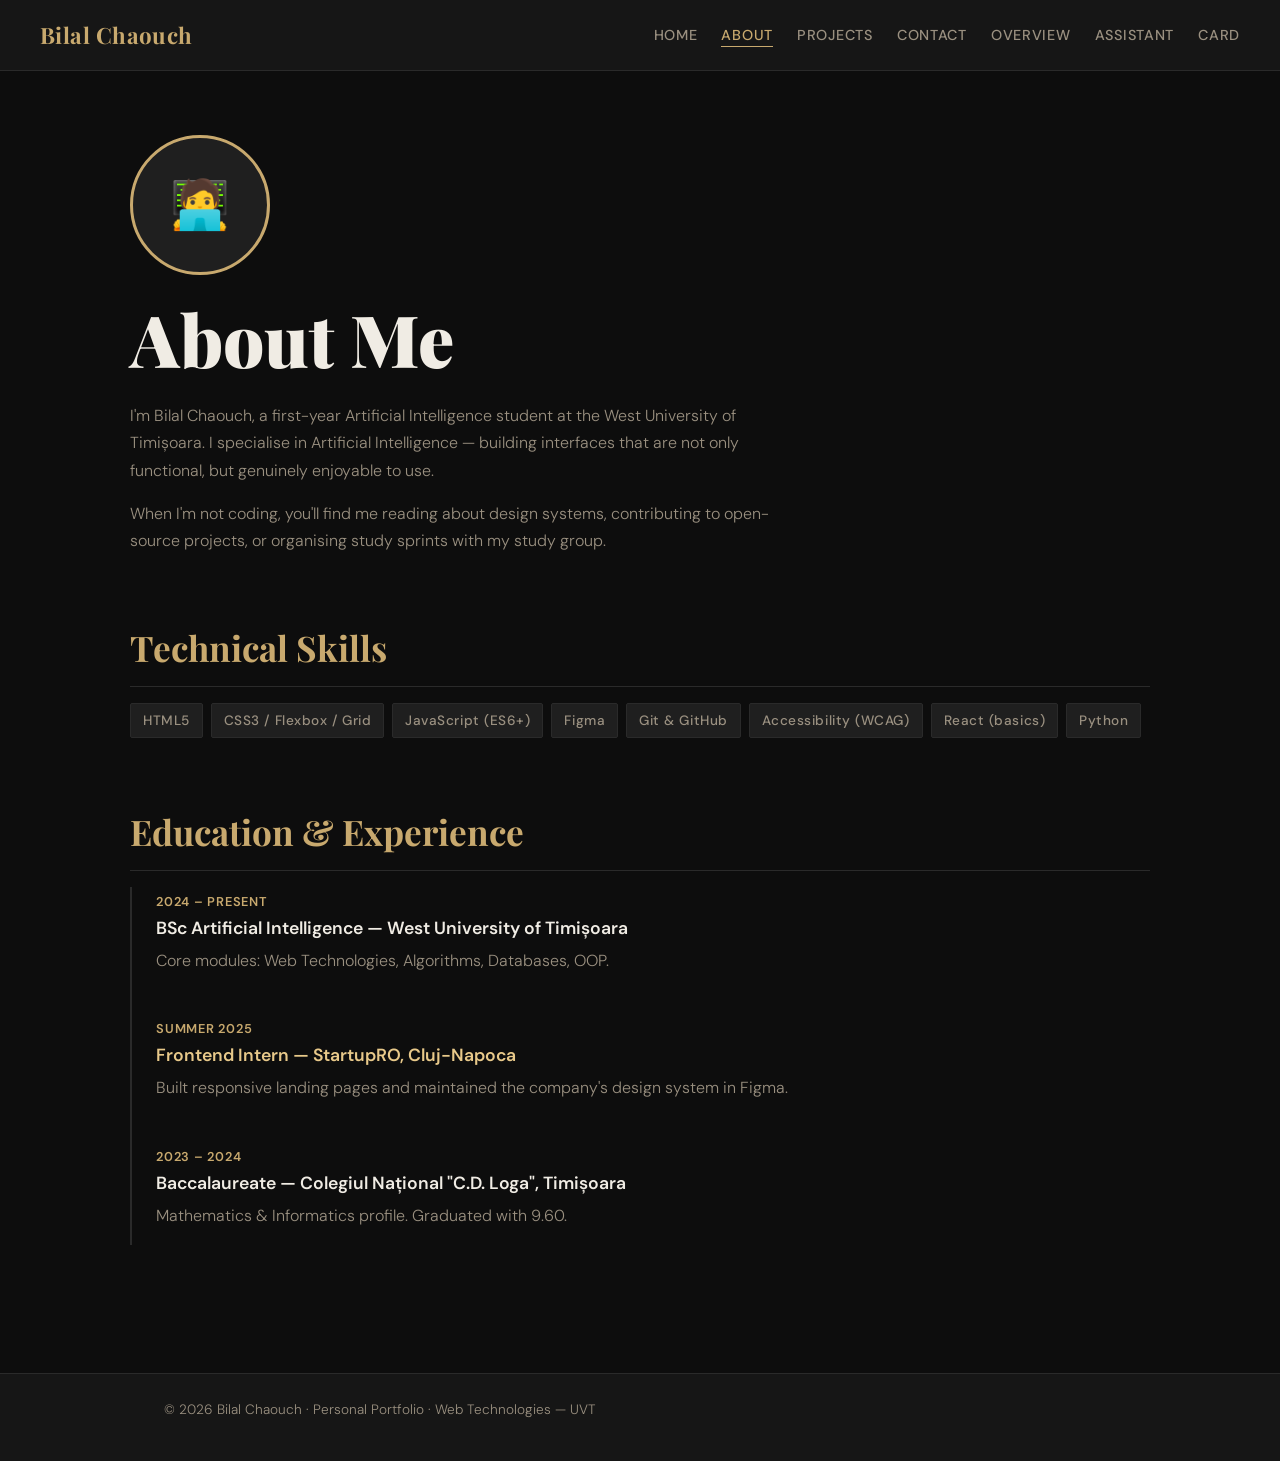
<file: about.html>
<!doctype html>
<html lang="en">
<head>
  <meta charset="UTF-8" />
  <meta name="viewport" content="width=device-width, initial-scale=1.0" />
  <title>About — Bilal Chaouch</title>
  <link rel="stylesheet" href="styles.css" />
  <!-- Internal CSS (HW2 requirement: demonstrate internal CSS placement) -->
  <style>
    .about-photo-placeholder {
      width: 140px;
      height: 140px;
      border-radius: 50%;
      background: var(--color-surface-2);
      border: 3px solid var(--color-accent);
      display: flex;
      align-items: center;
      justify-content: center;
      font-size: 3rem;
      margin-bottom: 1.5rem;
    }
    .skills-list {
      display: flex;
      flex-wrap: wrap;
      gap: 0.5rem;
      list-style: none;
      margin-top: 0.75rem;
    }
    .skills-list li {
      background: var(--color-surface-2);
      border: 1px solid var(--color-border);
      color: var(--color-text-muted);
      font-size: 0.85rem;
      padding: 0.3rem 0.75rem;
      border-radius: 2px;
      font-weight: 500;
      letter-spacing: 0.04em;
    }
    .timeline {
      border-left: 2px solid var(--color-border);
      padding-left: 1.5rem;
      margin-top: 1rem;
      display: flex;
      flex-direction: column;
      gap: 1.5rem;
    }
    .timeline-item h3 {
      margin-bottom: 0.2rem;
    }
    .timeline-item .year {
      font-size: 0.8rem;
      color: var(--color-accent);
      font-weight: 600;
      text-transform: uppercase;
      letter-spacing: 0.06em;
    }
  </style>
</head>
<body>

  <a href="#main-content" class="skip-link">Skip to main content</a>

  <header>
    <a href="index.html" class="site-title">Bilal Chaouch</a>
    <nav aria-label="Main navigation">
      <ul>
        <li><a href="index.html">Home</a></li>
        <li><a href="about.html" aria-current="page">About</a></li>
        <li><a href="data.html">Projects</a></li>
        <li><a href="contact.html">Contact</a></li>
        <li><a href="overview.html">Overview</a></li>
        <li><a href="chatbot.html">Assistant</a></li>
        <li><a href="card.html">Card</a></li>
      </ul>
    </nav>
  </header>

  <main id="main-content">

    <section aria-labelledby="about-heading">
      <div class="about-photo-placeholder" aria-hidden="true">🧑‍💻</div>
      <h1 id="about-heading">About Me</h1>
      <p>I'm Bilal Chaouch, a first-year Artificial Intelligence student at the West University of Timișoara. I specialise in Artificial Intelligence — building interfaces that are not only functional, but genuinely enjoyable to use.</p>
      <p>When I'm not coding, you'll find me reading about design systems, contributing to open-source projects, or organising study sprints with my study group.</p>
    </section>

    <section aria-labelledby="skills-heading">
      <h2 id="skills-heading">Technical Skills</h2>
      <ul class="skills-list">
        <li>HTML5</li>
        <li>CSS3 / Flexbox / Grid</li>
        <li>JavaScript (ES6+)</li>
        <li>Figma</li>
        <li>Git &amp; GitHub</li>
        <li>Accessibility (WCAG)</li>
        <li>React (basics)</li>
        <li>Python</li>
      </ul>
    </section>

    <section aria-labelledby="edu-heading">
      <h2 id="edu-heading">Education &amp; Experience</h2>
      <div class="timeline">
        <div class="timeline-item">
          <span class="year">2024 – Present</span>
          <h3>BSc Artificial Intelligence — West University of Timișoara</h3>
          <p>Core modules: Web Technologies, Algorithms, Databases, OOP.</p>
        </div>
        <div class="timeline-item">
          <span class="year">Summer 2025</span>
          <!-- Inline CSS demo (HW2 requirement) -->
          <h3 style="color: var(--color-accent-light);">Frontend Intern — StartupRO, Cluj-Napoca</h3>
          <p>Built responsive landing pages and maintained the company's design system in Figma.</p>
        </div>
        <div class="timeline-item">
          <span class="year">2023 – 2024</span>
          <h3>Baccalaureate — Colegiul Național "C.D. Loga", Timișoara</h3>
          <p>Mathematics &amp; Informatics profile. Graduated with 9.60.</p>
        </div>
      </div>
    </section>

  </main>

  <footer>
    <p>© 2026 Bilal Chaouch · Personal Portfolio · Web Technologies — UVT</p>
  </footer>

</body>
</html>
</file>
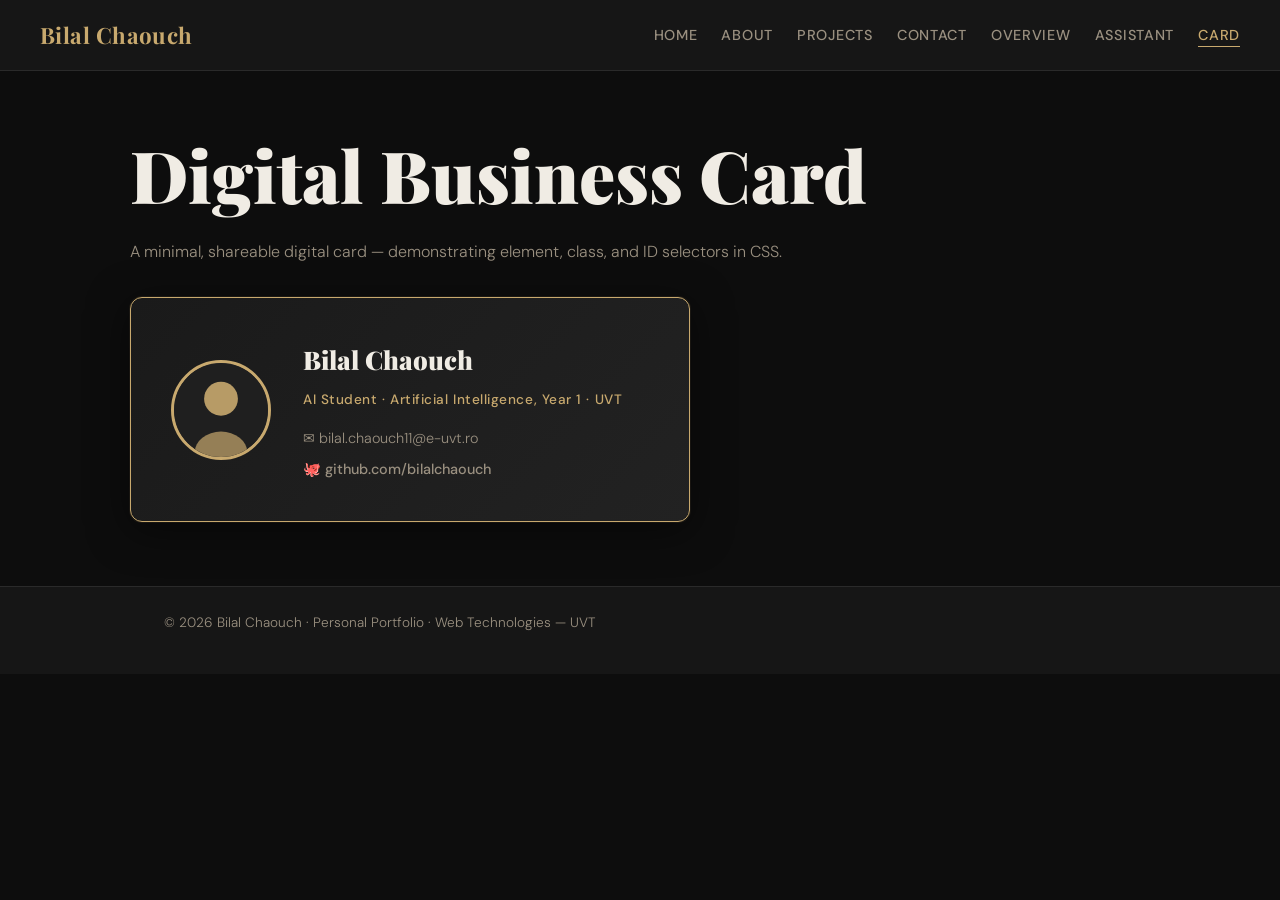
<file: card.html>
<!doctype html>
<html lang="en">
<head>
  <meta charset="UTF-8" />
  <meta name="viewport" content="width=device-width, initial-scale=1.0" />
  <title>Business Card — Bilal Chaouch</title>
  <link rel="stylesheet" href="styles.css" />
  <link rel="stylesheet" href="card.css" />
</head>
<body>

  <a href="#main-content" class="skip-link">Skip to main content</a>

  <header>
    <a href="index.html" class="site-title">Bilal Chaouch</a>
    <nav aria-label="Main navigation">
      <ul>
        <li><a href="index.html">Home</a></li>
        <li><a href="about.html">About</a></li>
        <li><a href="data.html">Projects</a></li>
        <li><a href="contact.html">Contact</a></li>
        <li><a href="overview.html">Overview</a></li>
        <li><a href="chatbot.html">Assistant</a></li>
        <li><a href="card.html" aria-current="page">Card</a></li>
      </ul>
    </nav>
  </header>

  <main id="main-content">
    <h1>Digital Business Card</h1>
    <p>A minimal, shareable digital card — demonstrating element, class, and ID selectors in CSS.</p>

    <!-- ID selector: #business-card -->
    <div id="business-card">
      <!-- Element selector: img -->
      <img src="assets/avatar.svg" alt="Bilal Chaouch avatar illustration" class="card-avatar" />
      <!-- Class selector: .card-info -->
      <div class="card-info">
        <h2 class="card-name">Bilal Chaouch</h2>
        <p class="card-spec">AI Student · Artificial Intelligence, Year 1 · UVT</p>
        <div class="card-links">
          <a href="mailto:bilal.chaouch11@e-uvt.ro" class="card-link email-link">✉ bilal.chaouch11@e-uvt.ro</a>
          <a href="https://github.com/bilalchaouch" target="_blank" rel="noopener" class="card-link github-link">🐙 github.com/bilalchaouch</a>
        </div>
      </div>
    </div>
  </main>

  <footer>
    <p>© 2026 Bilal Chaouch · Personal Portfolio · Web Technologies — UVT</p>
  </footer>

</body>
</html>
</file>
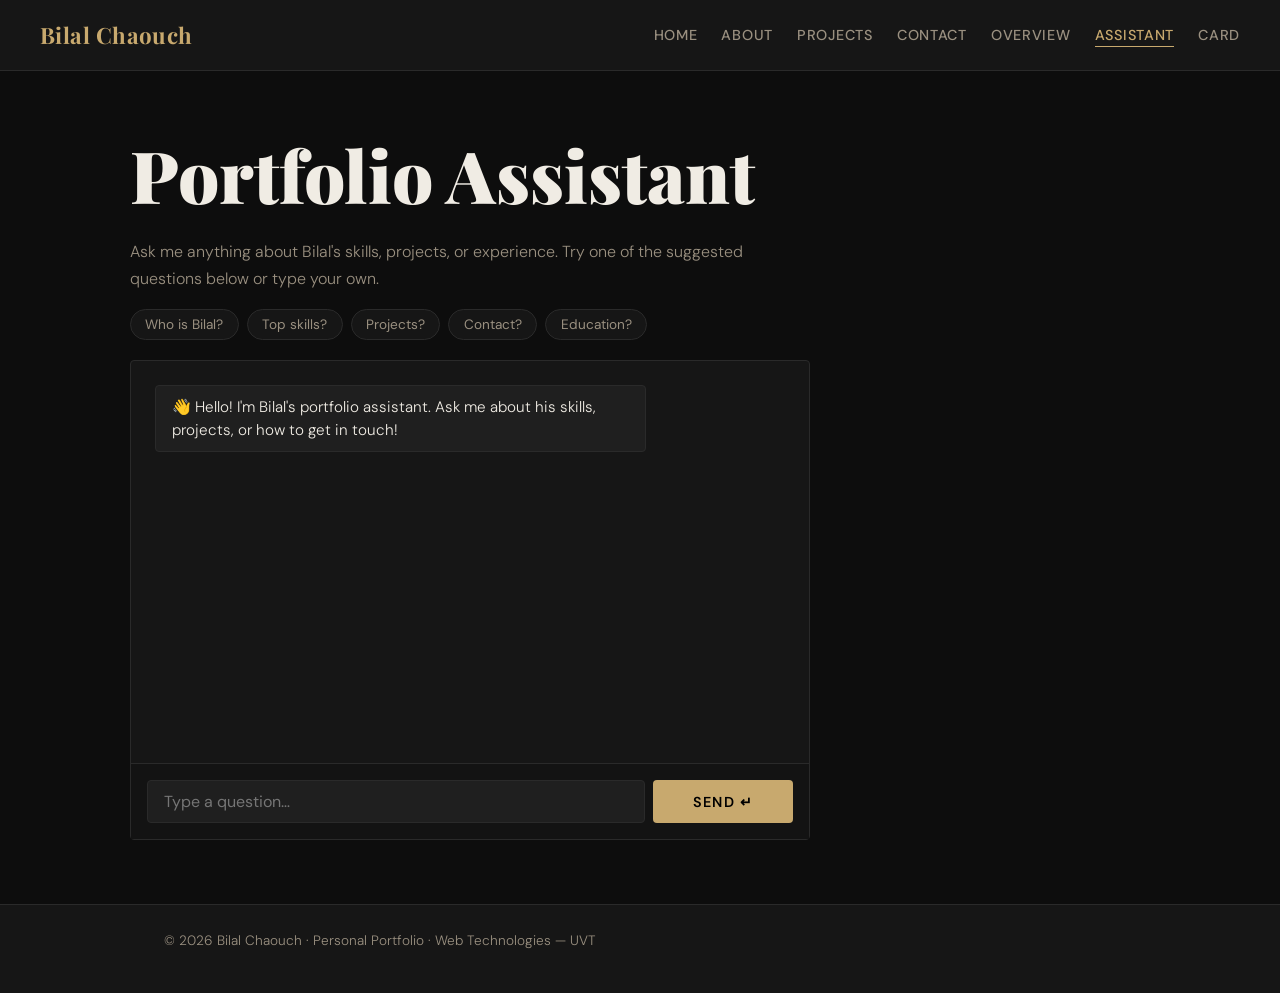
<file: chatbot.html>
<!doctype html>
<html lang="en">
<head>
  <meta charset="UTF-8" />
  <meta name="viewport" content="width=device-width, initial-scale=1.0" />
  <title>Portfolio Assistant — Bilal Chaouch</title>
  <link rel="stylesheet" href="styles.css" />
  <link rel="stylesheet" href="chatbot.css" />
</head>
<body>

  <a href="#main-content" class="skip-link">Skip to main content</a>

  <header>
    <a href="index.html" class="site-title">Bilal Chaouch</a>
    <nav aria-label="Main navigation">
      <ul>
        <li><a href="index.html">Home</a></li>
        <li><a href="about.html">About</a></li>
        <li><a href="data.html">Projects</a></li>
        <li><a href="contact.html">Contact</a></li>
        <li><a href="overview.html">Overview</a></li>
        <li><a href="chatbot.html" aria-current="page">Assistant</a></li>
        <li><a href="card.html">Card</a></li>
      </ul>
    </nav>
  </header>

  <main id="main-content">
    <h1>Portfolio Assistant</h1>
    <p>Ask me anything about Bilal's skills, projects, or experience. Try one of the suggested questions below or type your own.</p>

    <div class="suggestions" aria-label="Suggested questions">
      <button class="suggestion-btn" type="button" data-q="Who is Bilal?">Who is Bilal?</button>
      <button class="suggestion-btn" type="button" data-q="What are your top skills?">Top skills?</button>
      <button class="suggestion-btn" type="button" data-q="Tell me about your projects">Projects?</button>
      <button class="suggestion-btn" type="button" data-q="How can I contact Bilal?">Contact?</button>
      <button class="suggestion-btn" type="button" data-q="What is your education?">Education?</button>
    </div>

    <div class="chat-container" role="log" aria-live="polite" aria-label="Chat conversation">
      <div class="chat-log" id="chat-log">
        <div class="chat-msg bot">
          👋 Hello! I'm Bilal's portfolio assistant. Ask me about his skills, projects, or how to get in touch!
        </div>
      </div>
      <form class="chat-form" id="chat-form" novalidate>
        <label for="chat-input" class="sr-only">Your message</label>
        <input
          type="text"
          id="chat-input"
          name="chat-input"
          placeholder="Type a question…"
          autocomplete="off"
          required
        />
        <button type="submit" class="btn" style="white-space:nowrap;">Send ↵</button>
      </form>
    </div>
  </main>

  <footer>
    <p>© 2026 Bilal Chaouch · Personal Portfolio · Web Technologies — UVT</p>
  </footer>

  <script src="chatbot.js"></script>
</body>
</html>
</file>
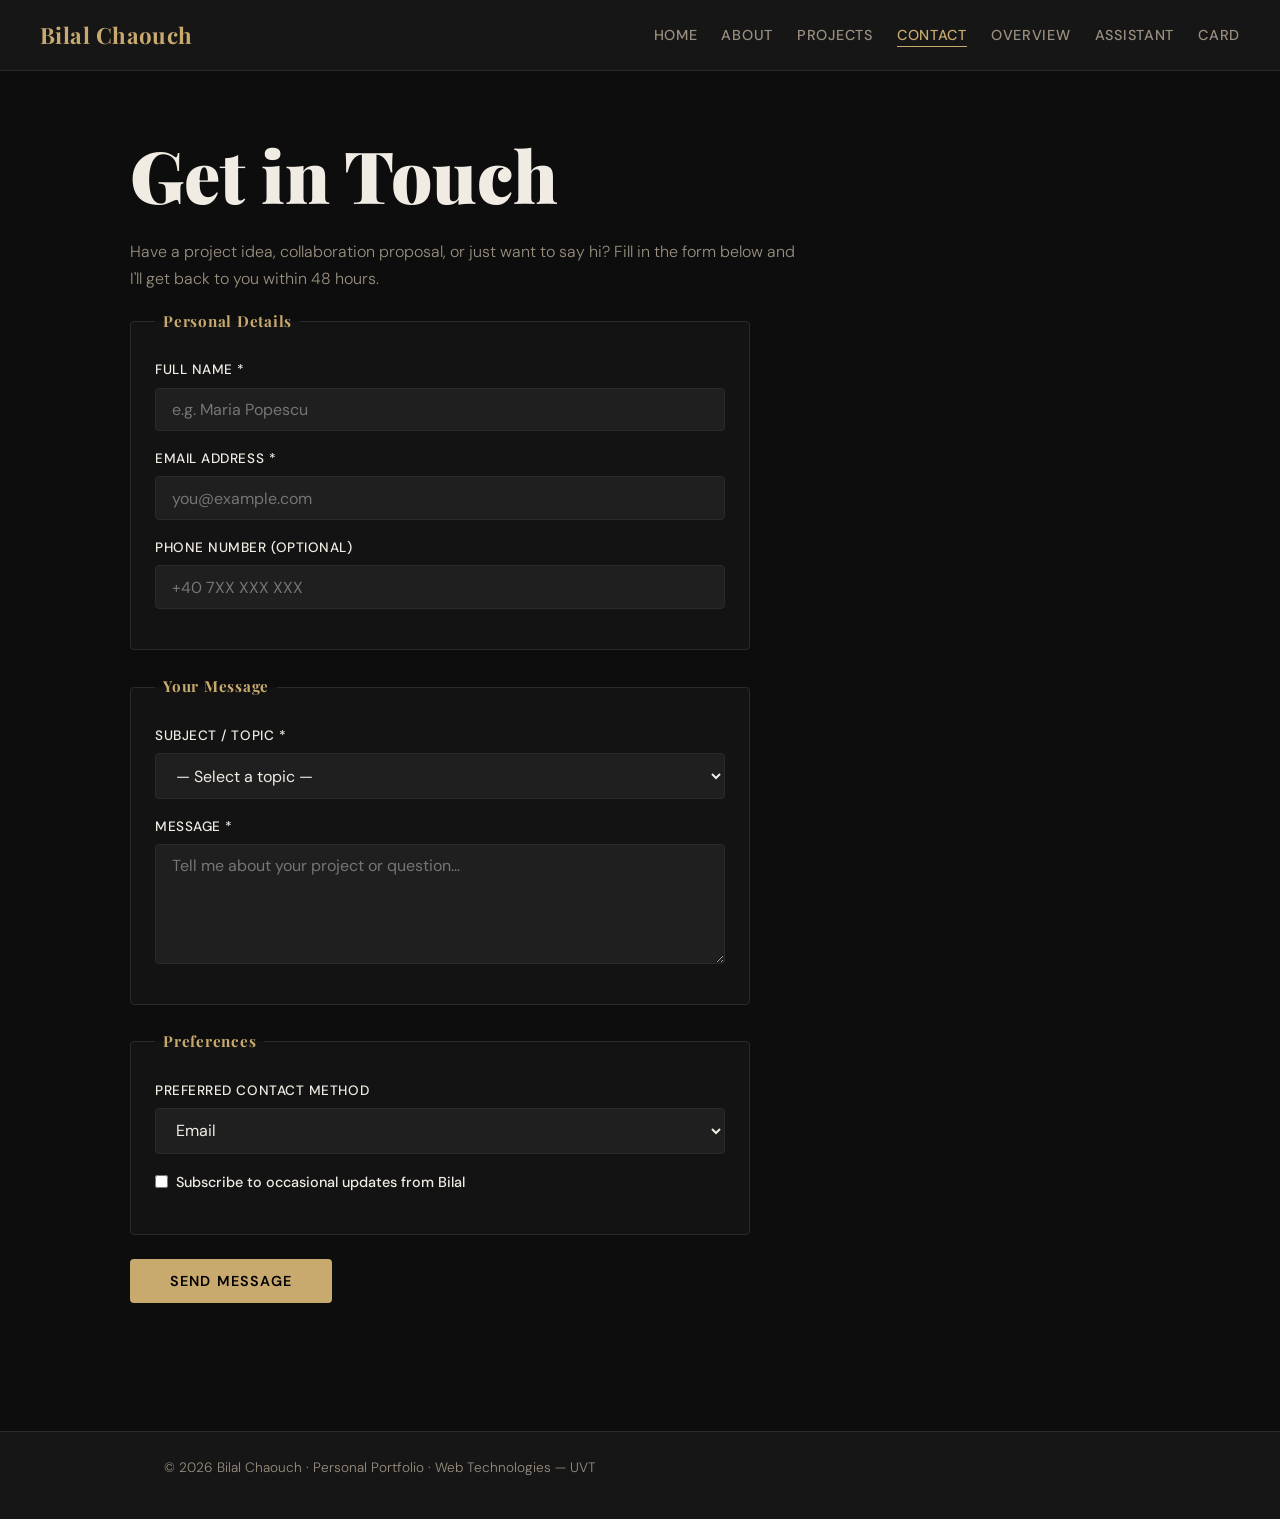
<file: contact.html>
<!doctype html>
<html lang="en">
<head>
  <meta charset="UTF-8" />
  <meta name="viewport" content="width=device-width, initial-scale=1.0" />
  <title>Contact — Bilal Chaouch</title>
  <link rel="stylesheet" href="styles.css" />
</head>
<body>

  <a href="#main-content" class="skip-link">Skip to main content</a>

  <header>
    <a href="index.html" class="site-title">Bilal Chaouch</a>
    <nav aria-label="Main navigation">
      <ul>
        <li><a href="index.html">Home</a></li>
        <li><a href="about.html">About</a></li>
        <li><a href="data.html">Projects</a></li>
        <li><a href="contact.html" aria-current="page">Contact</a></li>
        <li><a href="overview.html">Overview</a></li>
        <li><a href="chatbot.html">Assistant</a></li>
        <li><a href="card.html">Card</a></li>
      </ul>
    </nav>
  </header>

  <main id="main-content">

    <section aria-labelledby="contact-heading">
      <h1 id="contact-heading">Get in Touch</h1>
      <p>Have a project idea, collaboration proposal, or just want to say hi? Fill in the form below and I'll get back to you within 48 hours.</p>

      <div class="form-wrapper">
        <form action="#" method="post" novalidate>

          <fieldset>
            <legend>Personal Details</legend>

            <div class="form-group">
              <label for="name">Full Name <span aria-hidden="true">*</span></label>
              <input
                type="text"
                id="name"
                name="name"
                placeholder="e.g. Maria Popescu"
                required
                autocomplete="name"
              />
            </div>

            <div class="form-group">
              <label for="email">Email Address <span aria-hidden="true">*</span></label>
              <input
                type="email"
                id="email"
                name="email"
                placeholder="you@example.com"
                required
                autocomplete="email"
              />
            </div>

            <div class="form-group">
              <label for="phone">Phone Number (optional)</label>
              <input
                type="tel"
                id="phone"
                name="phone"
                placeholder="+40 7XX XXX XXX"
                autocomplete="tel"
              />
            </div>
          </fieldset>

          <fieldset>
            <legend>Your Message</legend>

            <div class="form-group">
              <label for="subject">Subject / Topic <span aria-hidden="true">*</span></label>
              <select id="subject" name="subject" required>
                <option value="" disabled selected>— Select a topic —</option>
                <option value="freelance">Freelance Project</option>
                <option value="collaboration">Collaboration</option>
                <option value="internship">Internship Opportunity</option>
                <option value="feedback">Feedback on Portfolio</option>
                <option value="other">Other</option>
              </select>
            </div>

            <div class="form-group">
              <label for="message">Message <span aria-hidden="true">*</span></label>
              <textarea
                id="message"
                name="message"
                placeholder="Tell me about your project or question…"
                required
                minlength="20"
              ></textarea>
            </div>
          </fieldset>

          <fieldset>
            <legend>Preferences</legend>
            <div class="form-group">
              <label for="contact-pref">Preferred Contact Method</label>
              <select id="contact-pref" name="contact-pref">
                <option value="email">Email</option>
                <option value="phone">Phone</option>
                <option value="either">Either is fine</option>
              </select>
            </div>
            <div class="form-group" style="flex-direction:row; align-items:center; gap:0.5rem;">
              <input type="checkbox" id="newsletter" name="newsletter" />
              <label for="newsletter" style="text-transform:none; font-size:0.9rem; letter-spacing:0;">Subscribe to occasional updates from Bilal</label>
            </div>
          </fieldset>

          <button type="submit">Send Message</button>

        </form>
      </div>
    </section>

  </main>

  <footer>
    <p>© 2026 Bilal Chaouch · Personal Portfolio · Web Technologies — UVT</p>
  </footer>

</body>
</html>
</file>
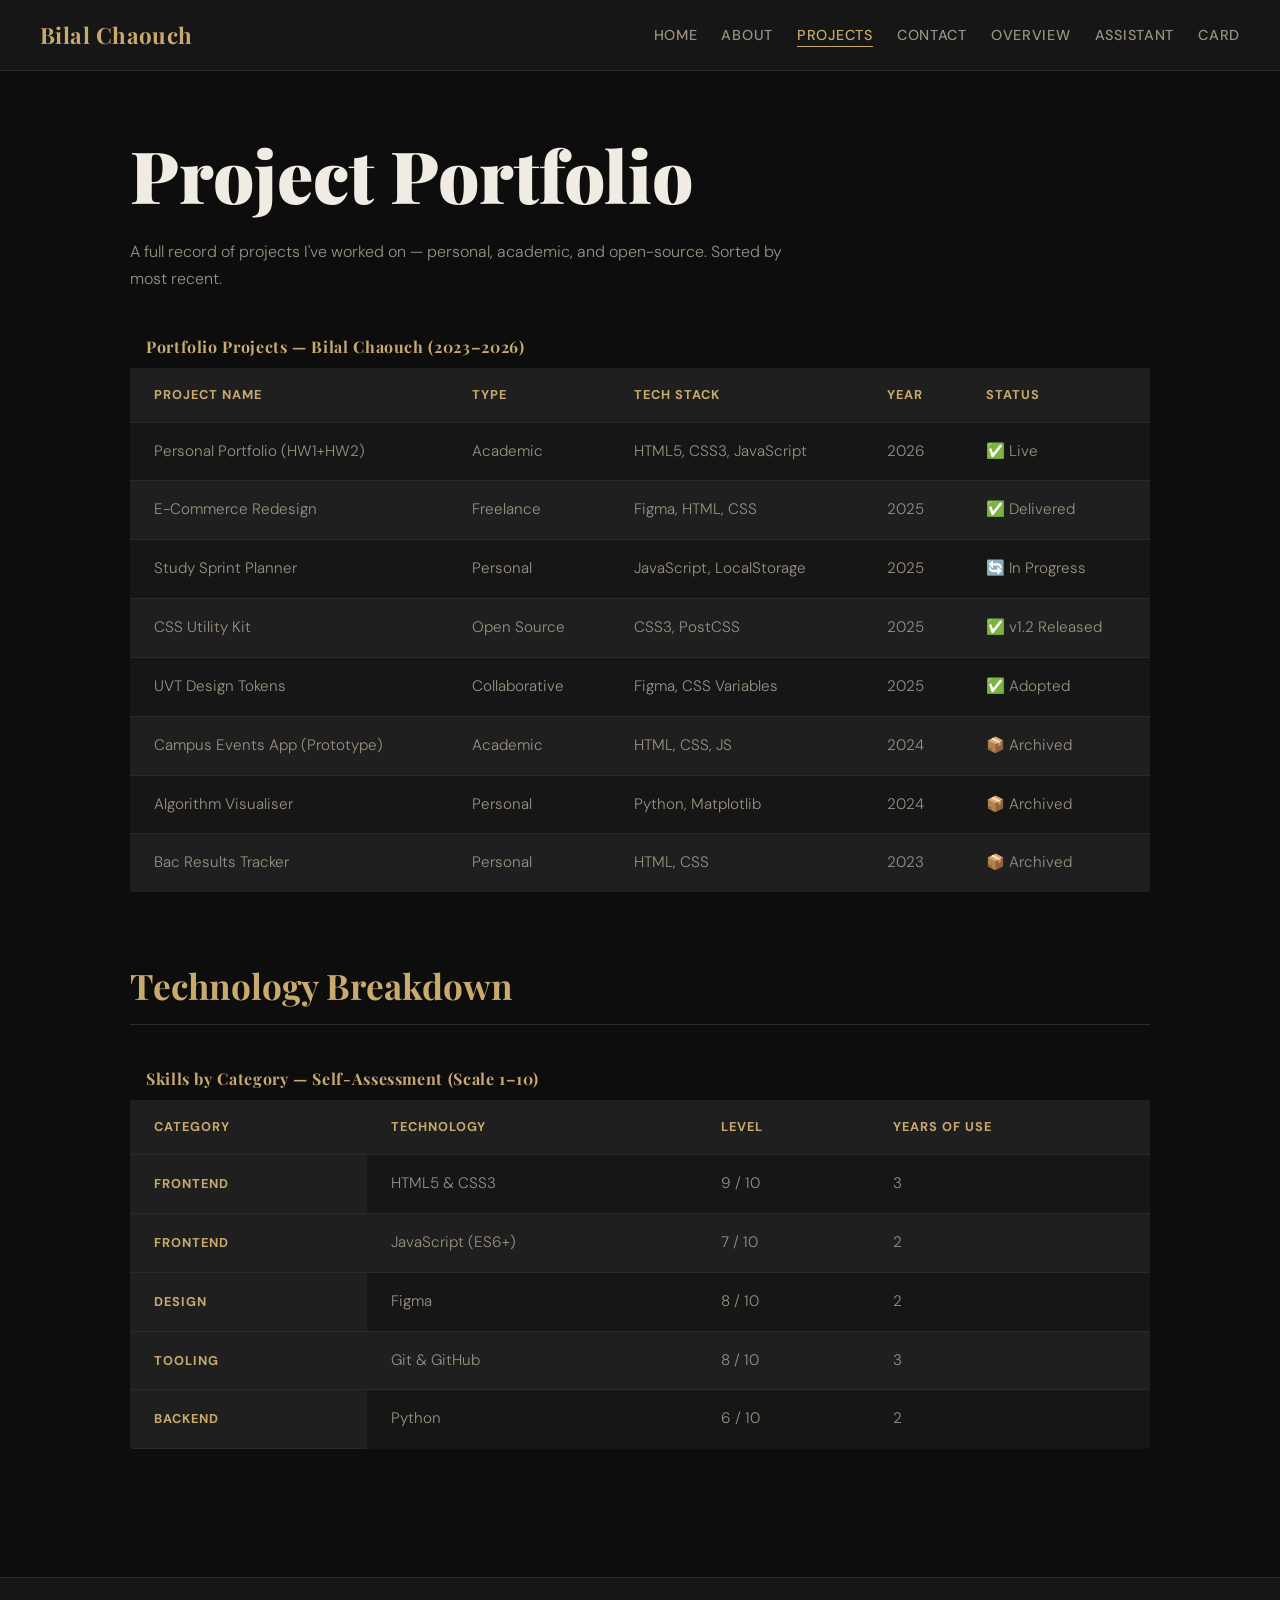
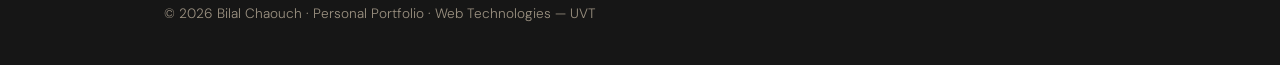
<file: data.html>
<!doctype html>
<html lang="en">
<head>
  <meta charset="UTF-8" />
  <meta name="viewport" content="width=device-width, initial-scale=1.0" />
  <title>Projects — Bilal Chaouch</title>
  <link rel="stylesheet" href="styles.css" />
</head>
<body>

  <a href="#main-content" class="skip-link">Skip to main content</a>

  <header>
    <a href="index.html" class="site-title">Bilal Chaouch</a>
    <nav aria-label="Main navigation">
      <ul>
        <li><a href="index.html">Home</a></li>
        <li><a href="about.html">About</a></li>
        <li><a href="data.html" aria-current="page">Projects</a></li>
        <li><a href="contact.html">Contact</a></li>
        <li><a href="overview.html">Overview</a></li>
        <li><a href="chatbot.html">Assistant</a></li>
        <li><a href="card.html">Card</a></li>
      </ul>
    </nav>
  </header>

  <main id="main-content">

    <section aria-labelledby="projects-heading">
      <h1 id="projects-heading">Project Portfolio</h1>
      <p>A full record of projects I've worked on — personal, academic, and open-source. Sorted by most recent.</p>

      <table>
        <caption>Portfolio Projects — Bilal Chaouch (2023–2026)</caption>
        <thead>
          <tr>
            <th scope="col">Project Name</th>
            <th scope="col">Type</th>
            <th scope="col">Tech Stack</th>
            <th scope="col">Year</th>
            <th scope="col">Status</th>
          </tr>
        </thead>
        <tbody>
          <tr>
            <td>Personal Portfolio (HW1+HW2)</td>
            <td>Academic</td>
            <td>HTML5, CSS3, JavaScript</td>
            <td>2026</td>
            <td>✅ Live</td>
          </tr>
          <tr>
            <td>E-Commerce Redesign</td>
            <td>Freelance</td>
            <td>Figma, HTML, CSS</td>
            <td>2025</td>
            <td>✅ Delivered</td>
          </tr>
          <tr>
            <td>Study Sprint Planner</td>
            <td>Personal</td>
            <td>JavaScript, LocalStorage</td>
            <td>2025</td>
            <td>🔄 In Progress</td>
          </tr>
          <tr>
            <td>CSS Utility Kit</td>
            <td>Open Source</td>
            <td>CSS3, PostCSS</td>
            <td>2025</td>
            <td>✅ v1.2 Released</td>
          </tr>
          <tr>
            <td>UVT Design Tokens</td>
            <td>Collaborative</td>
            <td>Figma, CSS Variables</td>
            <td>2025</td>
            <td>✅ Adopted</td>
          </tr>
          <tr>
            <td>Campus Events App (Prototype)</td>
            <td>Academic</td>
            <td>HTML, CSS, JS</td>
            <td>2024</td>
            <td>📦 Archived</td>
          </tr>
          <tr>
            <td>Algorithm Visualiser</td>
            <td>Personal</td>
            <td>Python, Matplotlib</td>
            <td>2024</td>
            <td>📦 Archived</td>
          </tr>
          <tr>
            <td>Bac Results Tracker</td>
            <td>Personal</td>
            <td>HTML, CSS</td>
            <td>2023</td>
            <td>📦 Archived</td>
          </tr>
        </tbody>
      </table>
    </section>

    <section aria-labelledby="tech-heading">
      <h2 id="tech-heading">Technology Breakdown</h2>

      <table>
        <caption>Skills by Category — Self-Assessment (Scale 1–10)</caption>
        <thead>
          <tr>
            <th scope="col">Category</th>
            <th scope="col">Technology</th>
            <th scope="col">Level</th>
            <th scope="col">Years of Use</th>
          </tr>
        </thead>
        <tbody>
          <tr>
            <th scope="row">Frontend</th>
            <td>HTML5 &amp; CSS3</td>
            <td>9 / 10</td>
            <td>3</td>
          </tr>
          <tr>
            <th scope="row">Frontend</th>
            <td>JavaScript (ES6+)</td>
            <td>7 / 10</td>
            <td>2</td>
          </tr>
          <tr>
            <th scope="row">Design</th>
            <td>Figma</td>
            <td>8 / 10</td>
            <td>2</td>
          </tr>
          <tr>
            <th scope="row">Tooling</th>
            <td>Git &amp; GitHub</td>
            <td>8 / 10</td>
            <td>3</td>
          </tr>
          <tr>
            <th scope="row">Backend</th>
            <td>Python</td>
            <td>6 / 10</td>
            <td>2</td>
          </tr>
        </tbody>
      </table>
    </section>

  </main>

  <footer>
    <p>© 2026 Bilal Chaouch · Personal Portfolio · Web Technologies — UVT</p>
  </footer>

</body>
</html>
</file>
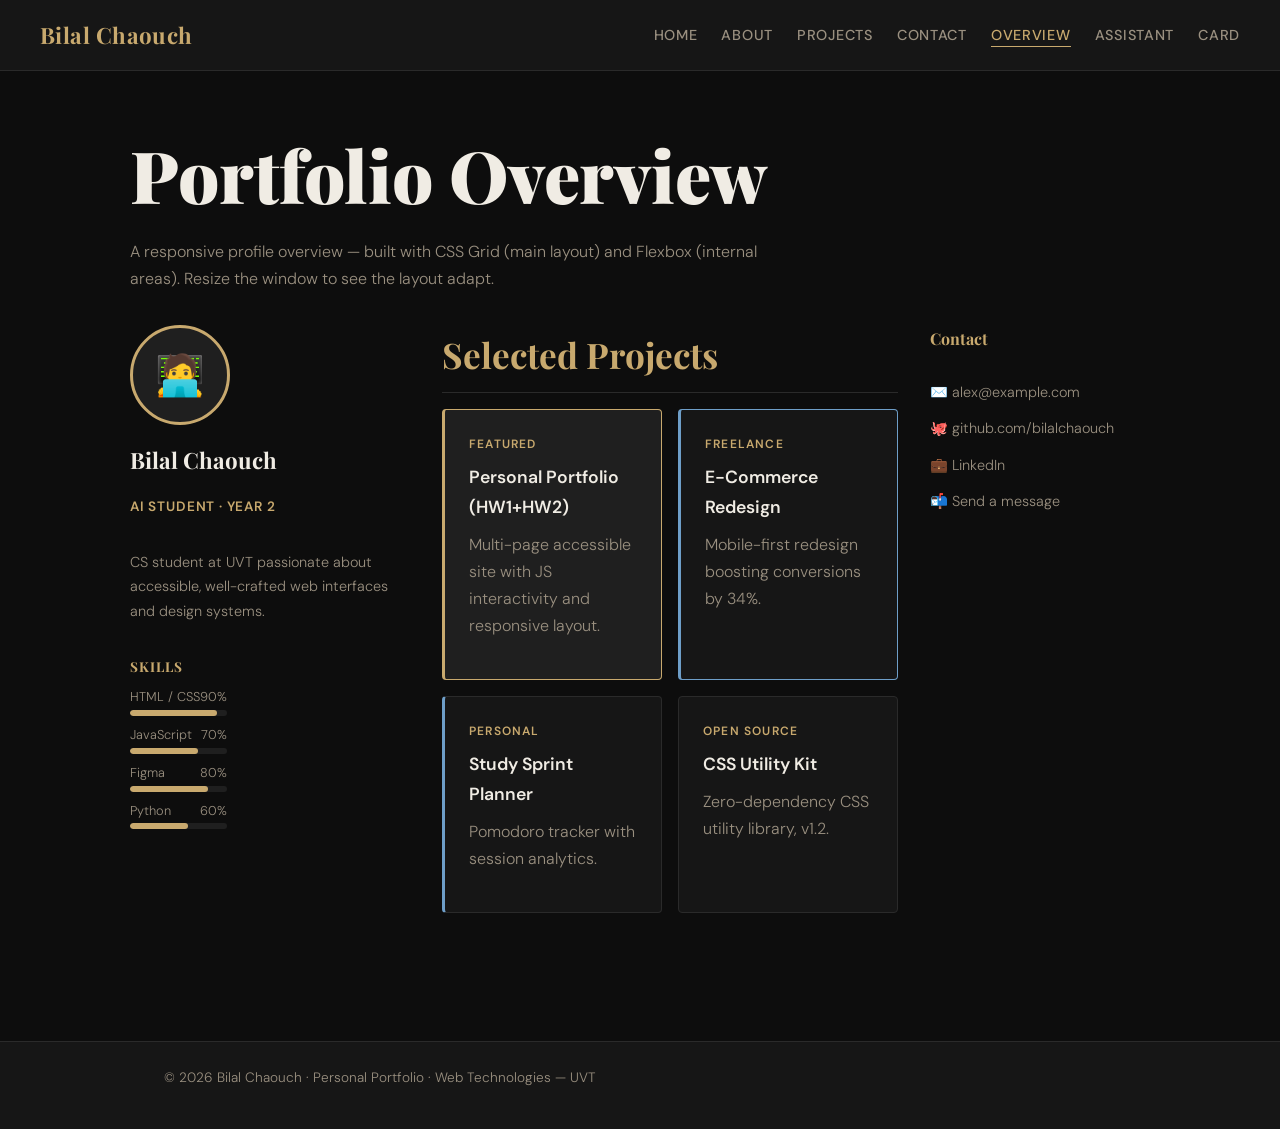
<file: overview.html>
<!doctype html>
<html lang="en">
<head>
  <meta charset="UTF-8" />
  <meta name="viewport" content="width=device-width, initial-scale=1.0" />
  <title>Portfolio Overview — Bilal Chaouch</title>
  <link rel="stylesheet" href="styles.css" />
  <style>
    /* === OVERVIEW PAGE — Grid + Flexbox layout (HW2) === */

    /* Mobile-first: single column */
    .overview-grid {
      display: grid;
      grid-template-columns: 1fr;
      gap: 2rem;
      margin-top: 2rem;
    }

    /* Desktop: 3-column grid */
    @media (min-width: 768px) {
      .overview-grid {
        grid-template-columns: 280px 1fr 220px;
      }
    }

    /* Sidebar uses Flexbox internally */
    .profile-sidebar {
      display: flex;
      flex-direction: column;
      align-items: flex-start;
      gap: 1rem;
    }

    .avatar {
      width: 100px;
      height: 100px;
      border-radius: 50%;
      background: var(--color-surface-2);
      border: 3px solid var(--color-accent);
      display: flex;
      align-items: center;
      justify-content: center;
      font-size: 2.5rem;
    }

    .profile-name {
      font-family: var(--font-display);
      font-size: 1.4rem;
      font-weight: 700;
      color: var(--color-text);
      margin: 0;
    }

    .profile-role {
      color: var(--color-accent);
      font-size: 0.85rem;
      letter-spacing: 0.06em;
      text-transform: uppercase;
      font-weight: 600;
    }

    .profile-desc {
      font-size: 0.9rem;
      color: var(--color-text-muted);
      max-width: 100%;
    }

    /* === PROJECT CARDS (Grid) === */
    .projects-section h2 {
      margin-top: 0;
    }

    .project-cards {
      display: grid;
      grid-template-columns: 1fr;
      gap: 1rem;
    }

    @media (min-width: 600px) {
      .project-cards {
        grid-template-columns: 1fr 1fr;
      }
    }

    /* nth-child: highlight 2nd card */
    .project-card:nth-child(2) {
      border-color: #6e9ec8;
      border-left: 3px solid #6e9ec8;
    }

    .project-card.highlight {
      background: var(--color-surface-2);
      border-color: var(--color-accent);
      border-left: 3px solid var(--color-accent);
    }

    /* === CONTACT ASIDE — Flexbox column === */
    .contact-aside {
      display: flex;
      flex-direction: column;
      gap: 0.75rem;
    }

    .contact-aside h2 {
      font-size: 1rem;
      margin-top: 0;
      border: none;
      padding: 0;
      color: var(--color-accent);
    }

    .contact-aside a {
      display: flex;
      align-items: center;
      gap: 0.5rem;
      font-size: 0.9rem;
      color: var(--color-text-muted);
      text-decoration: none;
      transition: color 0.2s;
    }

    .contact-aside a:hover {
      color: var(--color-accent);
    }

    .skills-bar-group {
      display: flex;
      flex-direction: column;
      gap: 0.5rem;
      margin-top: 0.5rem;
    }

    .skill-bar-label {
      display: flex;
      justify-content: space-between;
      font-size: 0.8rem;
      color: var(--color-text-muted);
      margin-bottom: 2px;
    }

    .skill-bar {
      height: 6px;
      background: var(--color-surface-2);
      border-radius: 3px;
      overflow: hidden;
    }

    .skill-bar-fill {
      height: 100%;
      background: var(--color-accent);
      border-radius: 3px;
      transition: width 0.6s ease;
    }
  </style>
</head>
<body>

  <a href="#main-content" class="skip-link">Skip to main content</a>

  <header>
    <a href="index.html" class="site-title">Bilal Chaouch</a>
    <nav aria-label="Main navigation">
      <ul>
        <li><a href="index.html">Home</a></li>
        <li><a href="about.html">About</a></li>
        <li><a href="data.html">Projects</a></li>
        <li><a href="contact.html">Contact</a></li>
        <li><a href="overview.html" aria-current="page">Overview</a></li>
        <li><a href="chatbot.html">Assistant</a></li>
        <li><a href="card.html">Card</a></li>
      </ul>
    </nav>
  </header>

  <main id="main-content">
    <h1>Portfolio Overview</h1>
    <p>A responsive profile overview — built with CSS Grid (main layout) and Flexbox (internal areas). Resize the window to see the layout adapt.</p>

    <div class="overview-grid">

      <!-- LEFT: Profile sidebar (Flexbox) -->
      <aside class="profile-sidebar" aria-label="Profile">
        <div class="avatar" aria-hidden="true">🧑‍💻</div>
        <p class="profile-name">Bilal Chaouch</p>
        <p class="profile-role">AI Student · Year 2</p>
        <p class="profile-desc">CS student at UVT passionate about accessible, well-crafted web interfaces and design systems.</p>

        <section aria-labelledby="skills-ov-heading">
          <h2 id="skills-ov-heading" style="font-size:0.85rem; color:var(--color-accent); text-transform:uppercase; letter-spacing:0.08em; margin:0 0 0.5rem; border:none; padding:0;">Skills</h2>
          <div class="skills-bar-group">
            <div>
              <div class="skill-bar-label"><span>HTML / CSS</span><span>90%</span></div>
              <div class="skill-bar"><div class="skill-bar-fill" style="width:90%"></div></div>
            </div>
            <div>
              <div class="skill-bar-label"><span>JavaScript</span><span>70%</span></div>
              <div class="skill-bar"><div class="skill-bar-fill" style="width:70%"></div></div>
            </div>
            <div>
              <div class="skill-bar-label"><span>Figma</span><span>80%</span></div>
              <div class="skill-bar"><div class="skill-bar-fill" style="width:80%"></div></div>
            </div>
            <div>
              <div class="skill-bar-label"><span>Python</span><span>60%</span></div>
              <div class="skill-bar"><div class="skill-bar-fill" style="width:60%"></div></div>
            </div>
          </div>
        </section>
      </aside>

      <!-- CENTRE: Projects (Grid) -->
      <section class="projects-section" aria-labelledby="projects-ov-heading">
        <h2 id="projects-ov-heading">Selected Projects</h2>
        <div class="project-cards">
          <article class="card project-card highlight">
            <p class="card-tag">Featured</p>
            <h3>Personal Portfolio (HW1+HW2)</h3>
            <p>Multi-page accessible site with JS interactivity and responsive layout.</p>
          </article>
          <article class="card project-card">
            <p class="card-tag">Freelance</p>
            <h3>E-Commerce Redesign</h3>
            <p>Mobile-first redesign boosting conversions by 34%.</p>
          </article>
          <article class="card project-card">
            <p class="card-tag">Personal</p>
            <h3>Study Sprint Planner</h3>
            <p>Pomodoro tracker with session analytics.</p>
          </article>
          <article class="card project-card">
            <p class="card-tag">Open Source</p>
            <h3>CSS Utility Kit</h3>
            <p>Zero-dependency CSS utility library, v1.2.</p>
          </article>
        </div>
      </section>

      <!-- RIGHT: Contact aside (Flexbox) -->
      <aside class="contact-aside" aria-label="Contact details">
        <h2>Contact</h2>
        <a href="mailto:alex@example.com">✉️ alex@example.com</a>
        <a href="https://github.com/bilalchaouch" target="_blank" rel="noopener">🐙 github.com/bilalchaouch</a>
        <a href="https://linkedin.com/in/bilalchaouch" target="_blank" rel="noopener">💼 LinkedIn</a>
        <a href="contact.html">📬 Send a message</a>
      </aside>

    </div>
  </main>

  <footer>
    <p>© 2026 Bilal Chaouch · Personal Portfolio · Web Technologies — UVT</p>
  </footer>

</body>
</html>
</file>
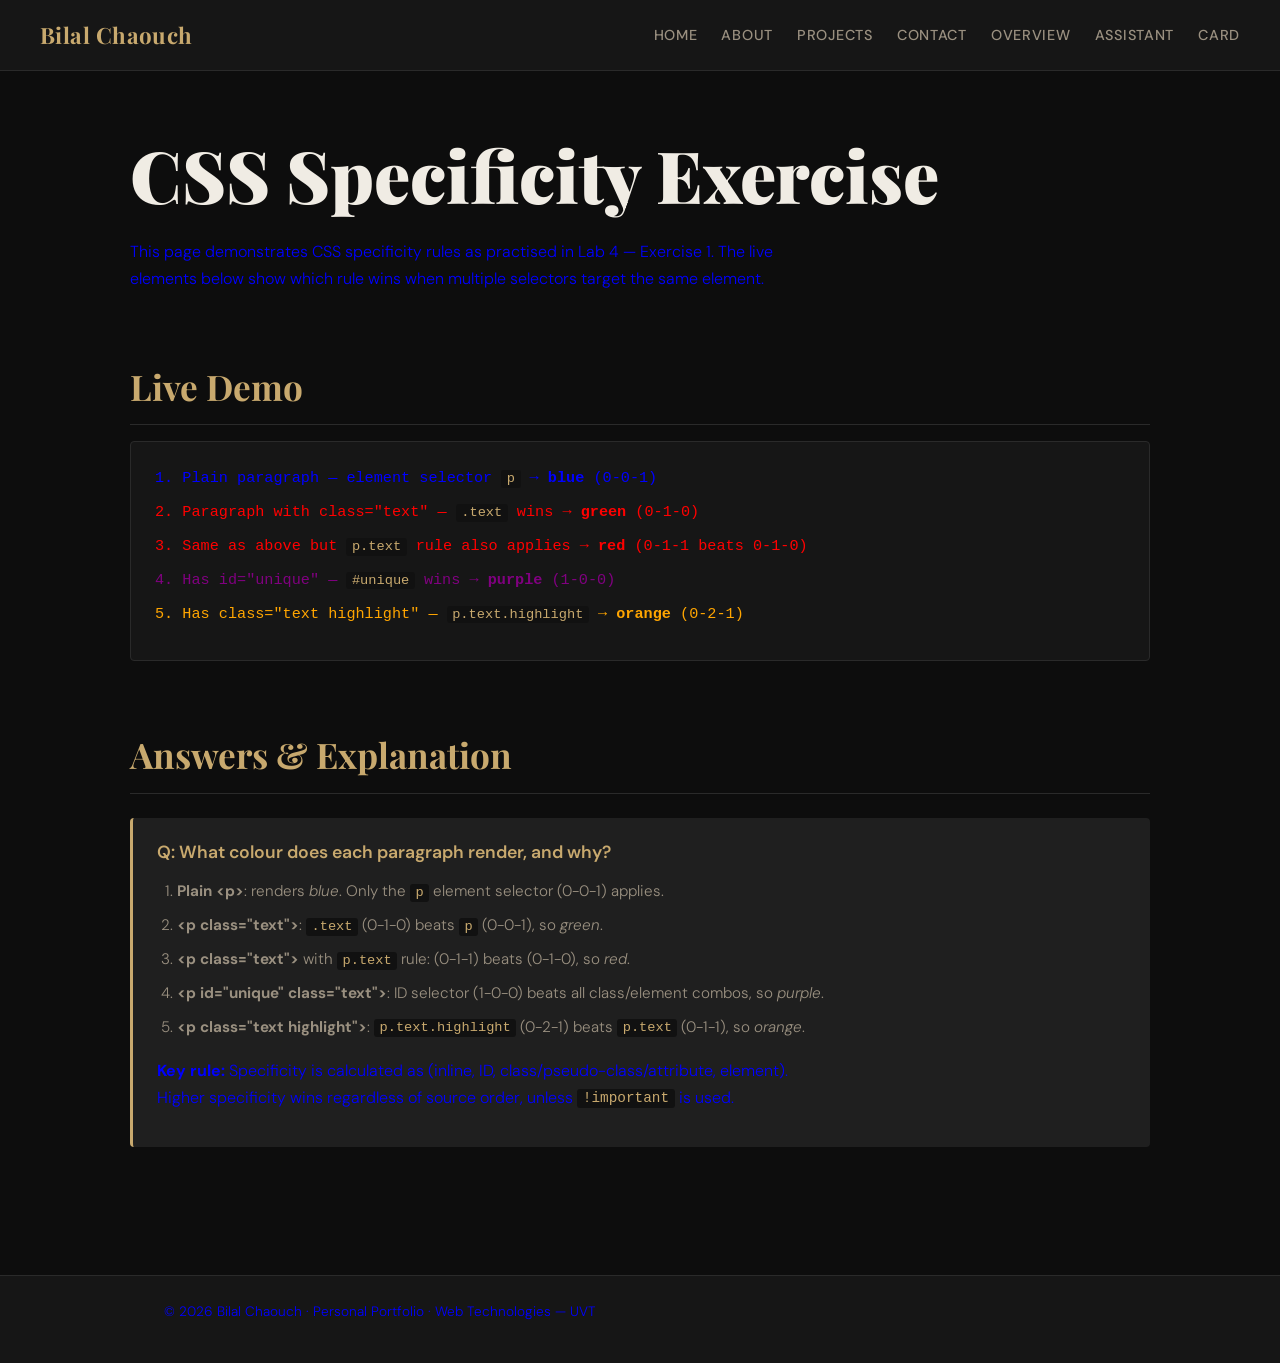
<file: specificity.html>
<!doctype html>
<html lang="en">
<head>
  <meta charset="UTF-8" />
  <meta name="viewport" content="width=device-width, initial-scale=1.0" />
  <title>CSS Specificity Exercise — Bilal Chaouch</title>
  <link rel="stylesheet" href="styles.css" />

  <!-- === SPECIFICITY EXERCISE STYLES (from Lab 4 - Exercise 1) === -->
  <style>
    /* Specificity: 0-0-1 (element) */
    p {
      color: blue;
    }

    /* Specificity: 0-1-0 (class) */
    .text {
      color: green;
    }

    /* Specificity: 0-1-1 (class + element) */
    p.text {
      color: red;
    }

    /* Specificity: 1-0-0 (ID) */
    #unique {
      color: purple;
    }

    /* Specificity: 0-2-1 (two classes + element) */
    p.text.highlight {
      color: orange;
    }

    /* --- Demo box --- */
    .spec-box {
      background: var(--color-surface);
      border: 1px solid var(--color-border);
      border-radius: 4px;
      padding: 1.5rem;
      margin: 1rem 0;
      font-family: monospace;
      font-size: 0.95rem;
    }

    .spec-box p {
      margin-bottom: 0.5rem;
      max-width: 100%;
    }

    .answers-box {
      background: var(--color-surface-2);
      border-left: 3px solid var(--color-accent);
      padding: 1.25rem 1.5rem;
      margin-top: 1.5rem;
      border-radius: 4px;
    }

    .answers-box h3 {
      color: var(--color-accent);
      margin-bottom: 0.75rem;
    }

    .answers-box ol {
      color: var(--color-text-muted);
      padding-left: 1.25rem;
    }

    .answers-box li {
      margin-bottom: 0.5rem;
      font-size: 0.95rem;
    }

    code {
      background: #111;
      color: var(--color-accent);
      padding: 0.1em 0.4em;
      border-radius: 3px;
      font-size: 0.9em;
    }
  </style>
</head>
<body>

  <a href="#main-content" class="skip-link">Skip to main content</a>

  <header>
    <a href="index.html" class="site-title">Bilal Chaouch</a>
    <nav aria-label="Main navigation">
      <ul>
        <li><a href="index.html">Home</a></li>
        <li><a href="about.html">About</a></li>
        <li><a href="data.html">Projects</a></li>
        <li><a href="contact.html">Contact</a></li>
        <li><a href="overview.html">Overview</a></li>
        <li><a href="chatbot.html">Assistant</a></li>
        <li><a href="card.html">Card</a></li>
      </ul>
    </nav>
  </header>

  <main id="main-content">
    <h1>CSS Specificity Exercise</h1>
    <p>This page demonstrates CSS specificity rules as practised in Lab 4 — Exercise 1. The live elements below show which rule wins when multiple selectors target the same element.</p>

    <section aria-labelledby="demo-heading">
      <h2 id="demo-heading">Live Demo</h2>
      <div class="spec-box">
        <!-- 0-0-1: element selector → blue -->
        <p>1. Plain paragraph — element selector <code>p</code> → <strong>blue</strong> (0-0-1)</p>
        <!-- 0-1-0: class selector → green -->
        <p class="text">2. Paragraph with class="text" — <code>.text</code> wins → <strong>green</strong> (0-1-0)</p>
        <!-- 0-1-1: class + element → red -->
        <p class="text">3. Same as above but <code>p.text</code> rule also applies → <strong>red</strong> (0-1-1 beats 0-1-0)</p>
        <!-- 1-0-0: ID → purple -->
        <p id="unique" class="text">4. Has id="unique" — <code>#unique</code> wins → <strong>purple</strong> (1-0-0)</p>
        <!-- 0-2-1: two classes → orange -->
        <p class="text highlight">5. Has class="text highlight" — <code>p.text.highlight</code> → <strong>orange</strong> (0-2-1)</p>
      </div>
    </section>

    <section aria-labelledby="answers-heading">
      <h2 id="answers-heading">Answers &amp; Explanation</h2>
      <div class="answers-box">
        <h3>Q: What colour does each paragraph render, and why?</h3>
        <ol>
          <li><strong>Plain &lt;p&gt;</strong>: renders <em>blue</em>. Only the <code>p</code> element selector (0-0-1) applies.</li>
          <li><strong>&lt;p class="text"&gt;</strong>: <code>.text</code> (0-1-0) beats <code>p</code> (0-0-1), so <em>green</em>.</li>
          <li><strong>&lt;p class="text"&gt;</strong> with <code>p.text</code> rule: (0-1-1) beats (0-1-0), so <em>red</em>.</li>
          <li><strong>&lt;p id="unique" class="text"&gt;</strong>: ID selector (1-0-0) beats all class/element combos, so <em>purple</em>.</li>
          <li><strong>&lt;p class="text highlight"&gt;</strong>: <code>p.text.highlight</code> (0-2-1) beats <code>p.text</code> (0-1-1), so <em>orange</em>.</li>
        </ol>
        <p style="margin-top:1rem;"><strong>Key rule:</strong> Specificity is calculated as (inline, ID, class/pseudo-class/attribute, element). Higher specificity wins regardless of source order, unless <code>!important</code> is used.</p>
      </div>
    </section>

  </main>

  <footer>
    <p>© 2026 Bilal Chaouch · Personal Portfolio · Web Technologies — UVT</p>
  </footer>

</body>
</html>
</file>
<file: styles.css>
/* ============================
   EXTERNAL STYLESHEET — styles.css
   Personal Brand Portfolio + CV
   ============================ */

@import url('https://fonts.googleapis.com/css2?family=Playfair+Display:wght@400;700;900&family=DM+Sans:wght@300;400;500;600&display=swap');

/* === CSS CUSTOM PROPERTIES (TOKENS) === */
:root {
  --color-bg: #0d0d0d;
  --color-surface: #161616;
  --color-surface-2: #1f1f1f;
  --color-accent: #c8a96e;
  --color-accent-light: #e8c98a;
  --color-text: #f0ece4;
  --color-text-muted: #9a9080;
  --color-border: #2a2a2a;
  --color-form-bg: #131313;

  --font-display: 'Playfair Display', Georgia, serif;
  --font-body: 'DM Sans', sans-serif;

  --space-xs: 0.5rem;
  --space-sm: 1rem;
  --space-md: 1.5rem;
  --space-lg: 2.5rem;
  --space-xl: 4rem;

  --radius: 4px;
  --transition: 0.25s ease;
}

/* === RESET & BASE === */
*, *::before, *::after {
  box-sizing: border-box;
  margin: 0;
  padding: 0;
}

html {
  scroll-behavior: smooth;
}

body {
  background-color: var(--color-bg);
  color: var(--color-text);
  font-family: var(--font-body);
  font-size: 1rem;
  line-height: 1.7;
  font-weight: 300;
}

/* === SKIP LINK === */
.skip-link {
  position: absolute;
  top: -100px;
  left: var(--space-sm);
  background: var(--color-accent);
  color: #000;
  padding: var(--space-xs) var(--space-sm);
  font-weight: 600;
  z-index: 1000;
  border-radius: var(--radius);
  transition: top var(--transition);
}
.skip-link:focus {
  top: var(--space-sm);
}

/* === HEADER === */
header {
  background: var(--color-surface);
  border-bottom: 1px solid var(--color-border);
  padding: var(--space-sm) var(--space-lg);
  display: flex;
  align-items: center;
  justify-content: space-between;
  position: sticky;
  top: 0;
  z-index: 100;
}

.site-title {
  font-family: var(--font-display);
  font-size: 1.4rem;
  font-weight: 700;
  color: var(--color-accent);
  letter-spacing: 0.02em;
  text-decoration: none;
}

/* === NAVIGATION === */
nav ul {
  list-style: none;
  display: flex;
  gap: var(--space-md);
  flex-wrap: wrap;
}

nav a {
  color: var(--color-text-muted);
  text-decoration: none;
  font-size: 0.9rem;
  font-weight: 500;
  letter-spacing: 0.05em;
  text-transform: uppercase;
  transition: color var(--transition);
  padding-bottom: 2px;
  border-bottom: 1px solid transparent;
}

nav a:hover,
nav a:focus,
nav a[aria-current="page"] {
  color: var(--color-accent);
  border-bottom-color: var(--color-accent);
  outline-offset: 4px;
}

/* === MAIN === */
main {
  max-width: 1100px;
  margin: 0 auto;
  padding: var(--space-xl) var(--space-lg);
}

/* === HEADINGS === */
h1 {
  font-family: var(--font-display);
  font-size: clamp(2.5rem, 6vw, 4.5rem);
  font-weight: 900;
  line-height: 1.1;
  color: var(--color-text);
  margin-bottom: var(--space-md);
}

h2 {
  font-family: var(--font-display);
  font-size: clamp(1.5rem, 3vw, 2.2rem);
  font-weight: 700;
  color: var(--color-accent);
  margin-bottom: var(--space-sm);
  margin-top: var(--space-xl);
  padding-bottom: var(--space-xs);
  border-bottom: 1px solid var(--color-border);
}

h3 {
  font-size: 1.1rem;
  font-weight: 600;
  color: var(--color-text);
  margin-bottom: var(--space-xs);
}

p {
  color: var(--color-text-muted);
  margin-bottom: var(--space-sm);
  max-width: 680px;
}

a {
  color: var(--color-accent);
  transition: color var(--transition);
}
a:hover { color: var(--color-accent-light); }

/* === SECTIONS === */
section {
  margin-bottom: var(--space-xl);
}

.hero {
  padding: var(--space-xl) 0 var(--space-lg);
  border-bottom: 1px solid var(--color-border);
  margin-bottom: var(--space-xl);
}

.hero-sub {
  font-size: 1.15rem;
  color: var(--color-accent);
  letter-spacing: 0.08em;
  text-transform: uppercase;
  font-weight: 500;
  margin-bottom: var(--space-sm);
}

/* === CARDS (for HW2 overview) === */
.cards-grid {
  display: grid;
  grid-template-columns: repeat(auto-fill, minmax(240px, 1fr));
  gap: var(--space-md);
  margin-top: var(--space-md);
}

.card {
  background: var(--color-surface);
  border: 1px solid var(--color-border);
  border-radius: var(--radius);
  padding: var(--space-md);
  transition: border-color var(--transition), transform var(--transition);
}

.card:hover {
  border-color: var(--color-accent);
  transform: translateY(-3px);
}

/* nth-child — HW2 specificity demo */
.card:nth-child(1) { border-left: 3px solid var(--color-accent); }
.card:nth-child(3) { border-left: 3px solid #6e9ec8; }

.card.featured {
  background: var(--color-surface-2);
  border-color: var(--color-accent);
  grid-column: span 2;
}

.card-tag {
  font-size: 0.75rem;
  letter-spacing: 0.1em;
  text-transform: uppercase;
  color: var(--color-accent);
  font-weight: 600;
  margin-bottom: var(--space-xs);
}

/* === TABLE === */
table {
  width: 100%;
  border-collapse: collapse;
  margin-top: var(--space-md);
  font-size: 0.95rem;
  background: var(--color-surface);
  border-radius: var(--radius);
  overflow: hidden;
}

caption {
  font-family: var(--font-display);
  font-size: 1rem;
  color: var(--color-accent);
  text-align: left;
  padding: var(--space-sm) var(--space-sm) var(--space-xs);
  font-weight: 700;
  letter-spacing: 0.04em;
}

th {
  background: var(--color-surface-2);
  color: var(--color-accent);
  font-size: 0.8rem;
  letter-spacing: 0.08em;
  text-transform: uppercase;
  padding: var(--space-sm) var(--space-md);
  text-align: left;
  border-bottom: 1px solid var(--color-border);
}

td {
  padding: var(--space-sm) var(--space-md);
  border-bottom: 1px solid var(--color-border);
  color: var(--color-text-muted);
  vertical-align: middle;
}

tr:last-child td { border-bottom: none; }

/* nth-child striping on table */
tbody tr:nth-child(even) { background: var(--color-surface-2); }
tbody tr:hover { background: #222; }

/* === FORMS === */
.form-wrapper {
  max-width: 620px;
}

form fieldset {
  border: 1px solid var(--color-border);
  border-radius: var(--radius);
  padding: var(--space-md);
  margin-bottom: var(--space-md);
  background: var(--color-form-bg);
}

form legend {
  font-family: var(--font-display);
  color: var(--color-accent);
  font-size: 0.95rem;
  font-weight: 700;
  padding: 0 var(--space-xs);
  letter-spacing: 0.05em;
}

.form-group {
  display: flex;
  flex-direction: column;
  gap: 6px;
  margin-bottom: var(--space-sm);
}

label {
  font-size: 0.85rem;
  font-weight: 500;
  color: var(--color-text);
  letter-spacing: 0.04em;
  text-transform: uppercase;
}

input[type="text"],
input[type="email"],
input[type="tel"],
select,
textarea {
  background: var(--color-surface-2);
  border: 1px solid var(--color-border);
  color: var(--color-text);
  font-family: var(--font-body);
  font-size: 1rem;
  padding: 0.65rem var(--space-sm);
  border-radius: var(--radius);
  width: 100%;
  transition: border-color var(--transition), box-shadow var(--transition);
}

input:focus,
select:focus,
textarea:focus {
  outline: none;
  border-color: var(--color-accent);
  box-shadow: 0 0 0 3px rgba(200, 169, 110, 0.15);
}

textarea { resize: vertical; min-height: 120px; }

button[type="submit"],
.btn {
  background: var(--color-accent);
  color: #000;
  border: none;
  padding: 0.8rem var(--space-lg);
  font-family: var(--font-body);
  font-size: 0.9rem;
  font-weight: 600;
  letter-spacing: 0.08em;
  text-transform: uppercase;
  cursor: pointer;
  border-radius: var(--radius);
  transition: background var(--transition), transform var(--transition);
}

button[type="submit"]:hover,
.btn:hover {
  background: var(--color-accent-light);
  transform: translateY(-1px);
}

button[type="submit"]:focus,
.btn:focus {
  outline: 3px solid var(--color-accent);
  outline-offset: 3px;
}

/* === FOOTER === */
footer {
  background: var(--color-surface);
  border-top: 1px solid var(--color-border);
  text-align: center;
  padding: var(--space-md) var(--space-lg);
  color: var(--color-text-muted);
  font-size: 0.85rem;
}

/* === CHATBOT === */
.chat-container {
  max-width: 680px;
  background: var(--color-surface);
  border: 1px solid var(--color-border);
  border-radius: var(--radius);
  display: flex;
  flex-direction: column;
  height: 480px;
}

.chat-log {
  flex: 1;
  overflow-y: auto;
  padding: var(--space-md);
  display: flex;
  flex-direction: column;
  gap: var(--space-sm);
}

.chat-msg {
  max-width: 78%;
  padding: 0.6rem var(--space-sm);
  border-radius: var(--radius);
  font-size: 0.95rem;
  line-height: 1.5;
  animation: fadein 0.2s ease;
}

@keyframes fadein {
  from { opacity: 0; transform: translateY(6px); }
  to   { opacity: 1; transform: translateY(0); }
}

.chat-msg.user {
  align-self: flex-end;
  background: var(--color-accent);
  color: #000;
  font-weight: 500;
}

.chat-msg.bot {
  align-self: flex-start;
  background: var(--color-surface-2);
  color: var(--color-text);
  border: 1px solid var(--color-border);
}

.chat-form {
  display: flex;
  gap: var(--space-xs);
  padding: var(--space-sm);
  border-top: 1px solid var(--color-border);
  background: var(--color-form-bg);
}

.chat-form input {
  flex: 1;
}

/* === RESPONSIVE === */
@media (max-width: 768px) {
  header {
    flex-direction: column;
    align-items: flex-start;
    gap: var(--space-sm);
    padding: var(--space-sm);
  }

  nav ul {
    gap: var(--space-sm);
  }

  main {
    padding: var(--space-lg) var(--space-sm);
  }

  .cards-grid {
    grid-template-columns: 1fr;
  }

  .card.featured {
    grid-column: span 1;
  }

  h1 { font-size: 2.2rem; }

  table {
    font-size: 0.85rem;
  }

  th, td {
    padding: var(--space-xs) var(--space-sm);
  }
}
</file>
<file: card.css>
/* card.css — Business Card Stylesheet
   Demonstrates element, class, and ID selectors (HW2 requirement)
*/

/* ID selector */
#business-card {
  display: flex;
  align-items: center;
  gap: 2rem;
  background: linear-gradient(135deg, #1a1a1a 0%, #222 100%);
  border: 1px solid #c8a96e;
  border-radius: 12px;
  padding: 2.5rem 2.5rem;
  max-width: 560px;
  margin-top: 2rem;
  box-shadow: 0 8px 40px rgba(0,0,0,0.5), 0 0 0 1px rgba(200,169,110,0.1);
}

/* Element selector */
img.card-avatar {
  width: 100px;
  height: 100px;
  border-radius: 50%;
  border: 3px solid #c8a96e;
  background: #2a2a2a;
  flex-shrink: 0;
  object-fit: cover;
}

/* Class selectors */
.card-info {
  display: flex;
  flex-direction: column;
  gap: 0.4rem;
}

.card-name {
  font-family: 'Playfair Display', serif;
  font-size: 1.6rem;
  font-weight: 900;
  color: #f0ece4;
  margin: 0;
  border: none;
  padding: 0;
}

.card-spec {
  font-size: 0.85rem;
  color: #c8a96e;
  font-weight: 500;
  letter-spacing: 0.04em;
  margin: 0;
  max-width: 100%;
}

.card-links {
  display: flex;
  flex-direction: column;
  gap: 0.4rem;
  margin-top: 0.5rem;
}

.card-link {
  font-size: 0.9rem;
  color: #9a9080;
  text-decoration: none;
  transition: color 0.2s;
}

.card-link:hover {
  color: #e8c98a;
}

/* Specific class: email vs github links */
.email-link::before { content: ''; }
.github-link { font-weight: 500; }

/* Responsive */
@media (max-width: 520px) {
  #business-card {
    flex-direction: column;
    text-align: center;
    padding: 2rem 1.5rem;
  }
  .card-links {
    align-items: center;
  }
}
</file>
<file: chatbot.css>
/* chatbot.css — Extra styles for the chatbot page */

.sr-only {
  position: absolute;
  width: 1px;
  height: 1px;
  padding: 0;
  margin: -1px;
  overflow: hidden;
  clip: rect(0,0,0,0);
  white-space: nowrap;
  border: 0;
}

.suggestions {
  display: flex;
  flex-wrap: wrap;
  gap: 0.5rem;
  margin-bottom: 1.25rem;
}

.suggestion-btn {
  background: var(--color-surface);
  border: 1px solid var(--color-border);
  color: var(--color-text-muted);
  font-family: var(--font-body);
  font-size: 0.85rem;
  padding: 0.4rem 0.9rem;
  border-radius: 20px;
  cursor: pointer;
  transition: border-color 0.2s, color 0.2s;
}

.suggestion-btn:hover,
.suggestion-btn:focus {
  border-color: var(--color-accent);
  color: var(--color-accent);
  outline-offset: 3px;
}

.thinking {
  font-style: italic;
  opacity: 0.6;
}
</file>
